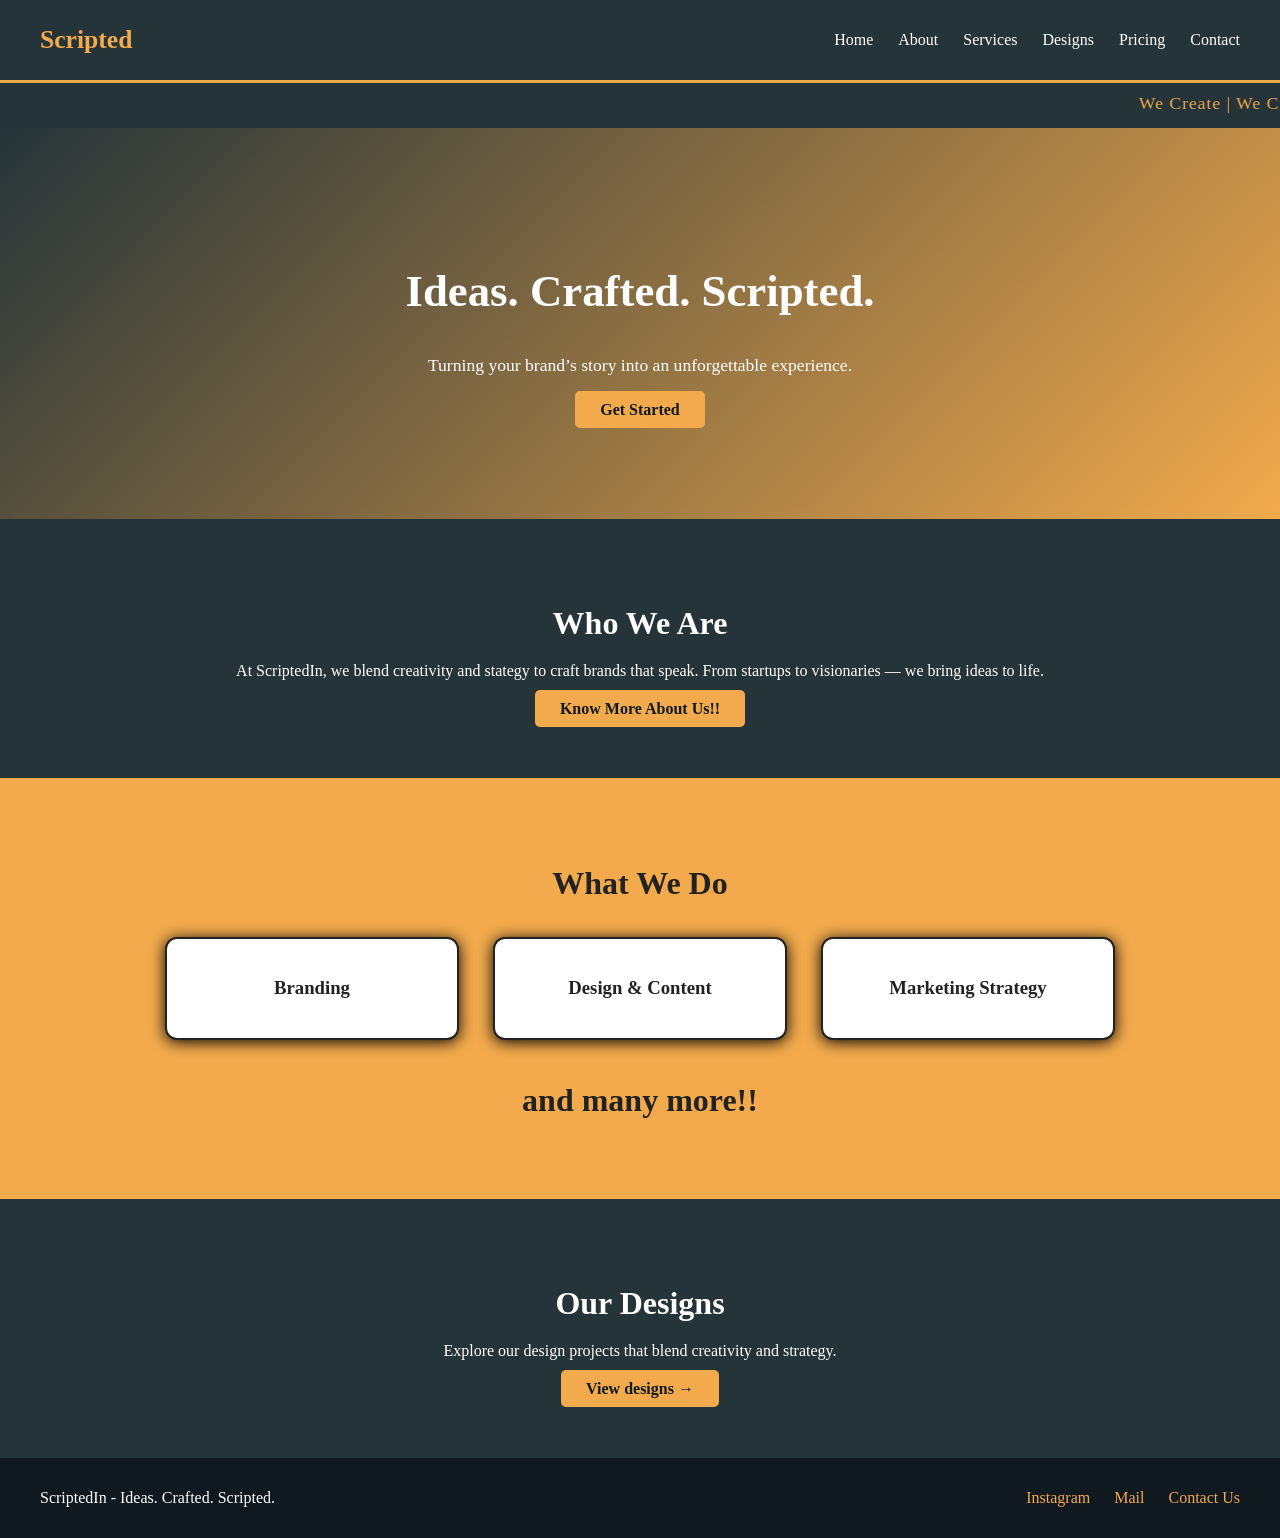
<file: index.html>
<!DOCTYPE html>
<html lang="en">
<head>
  <meta charset="UTF-8" />
  <meta name="viewport" content="width=device-width, initial-scale=1.0" />
  <title>Scripted | Home</title>
  <link rel="stylesheet" href="stylesheet{index}.css" />
  <link rel="icon" type="image/png" href="logo1.png">
</head>
<body>

  <nav class="navbar">
    <div class="logo">Scripted</div>
    <ul class="nav-links">
      <li><a href="index.html">Home</a></li>
      <li><a href="about us.html">About</a></li>
      <li><a href="services.html">Services</a></li>
      <li><a href="designs.html">Designs</a></li>
      <li><a href="pricing.html">Pricing</a></li>
      <li><a href="contact.html">Contact</a></li>
    </ul>
  </nav>

  <div class="marquee-text" > <marquee behavior="scroll" direction="left" scrollamount="10">
  We Create | We Craft | We Script Stories | We Build Brands | Welcome to ScriptedIn 
</marquee></div>



  <section class="hero">
    <h1>Ideas. Crafted. Scripted.</h1>
    <p>Turning your brand’s story into an unforgettable experience.</p>
    <a href="services.html" class="btn">Get Started</a>
  </section>

  <!-- About Preview Section -->
  <section class="about-preview">
    <h2>Who We Are</h2>
    
    <p>At ScriptedIn, we blend creativity and stategy to craft brands that speak. From startups to visionaries — we bring ideas to life. </p>
    <a href="about us.html" class="btn">Know More About Us!!</a>
  </section>


  <!-- Services Preview Section -->
  <section class="services-preview">
    <h2>What We Do</h2>
    <div class="service-box">
      <h3>Branding</h3>
    </div>
    <div class="service-box">
      <h3>Design & Content</h3>
    </div>
    <div class="service-box">
      <h3>Marketing Strategy</h3>
    </div>
    <h2>and many more!!</h2>
  </section>

  <section class="featured-project">
  <h2>Our Designs</h2>
  <p>Explore our design projects that blend creativity and strategy.</p>
  <a href="designs.html" class="btn">View designs →</a>
</section>


  <footer>
    <p>ScriptedIn - Ideas. Crafted. Scripted.</p>
    <div class="social">
      <a href="https://instagram.com/scriptedin" target="_blank">Instagram</a>
      <a href="mailto:scriptedofficial@gmail.com">Mail</a>
      <a href="contact.html">Contact Us</a>
    </div>
  </footer>


</body>
</html>
</file>
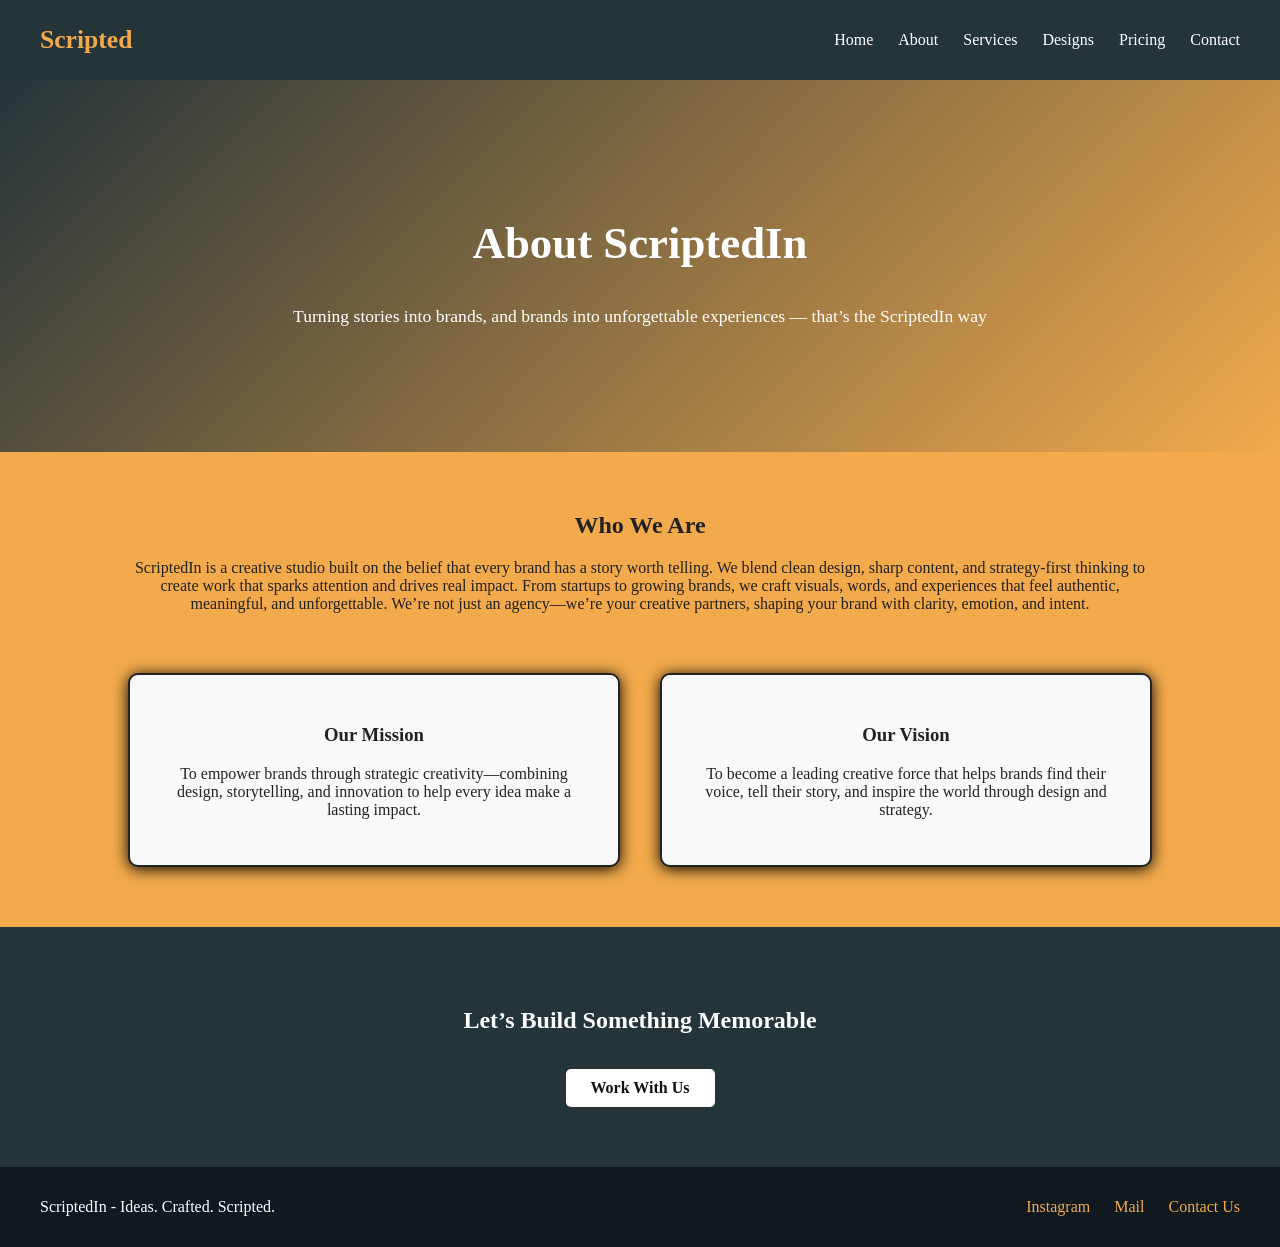
<file: about us.html>
<!DOCTYPE html>
<html lang="en">
<head>
  <meta charset="UTF-8">
  <meta name="viewport" content="width=device-width, initial-scale=1.0">
  <title>ScriptedIn | About Us</title>
  <link rel="stylesheet" href="stylesheet{about us}.css">
  <link rel="icon" type="image/png" href="logo1.png">
</head>
<body>

  <nav class="navbar">
    <div class="logo">Scripted</div>
    <ul class="nav-links">
      <li><a href="index.html">Home</a></li>
      <li><a href="about us.html">About</a></li>
      <li><a href="services.html">Services</a></li>
      <li><a href="designs.html">Designs</a></li>
      <li><a href="pricing.html">Pricing</a></li>
      <li><a href="contact.html">Contact</a></li>
    </ul>
  </nav>

  <section class="hero">
    <h1>About ScriptedIn</h1>
    <p>Turning stories into brands, and brands into unforgettable experiences — that’s the ScriptedIn way</p>
  </section>

  <!-- Our Story -->
  <section class="our-story">
    <h2>Who We Are</h2>
    <p>ScriptedIn is a creative studio built on the belief that every brand has a story worth telling. We blend clean design, sharp content, and strategy-first thinking to create work that sparks attention and drives real impact. From startups to growing brands, we craft visuals, words, and experiences that feel authentic, meaningful, and unforgettable. We’re not just an agency—we’re your creative partners, shaping your brand with clarity, emotion, and intent.</p>
  </section>

  <!-- Mission & Vision -->
  <section class="mission-vision">
    <div class="mission">
      <h3>Our Mission</h3>
      <p>To empower brands through strategic creativity—combining design, storytelling, and innovation to help every idea make a lasting impact.</p>
    </div>
    <div class="vision">
      <h3>Our Vision</h3>
      <p>To become a leading creative force that helps brands find their voice, tell their story, and inspire the world through design and strategy.</p>
    </div>
  </section>

  <!-- Call to Action -->
  <section class="cta">
    <h2>Let’s Build Something Memorable</h2>
    <a href="services.html" class="cta-button">Work With Us</a>
  </section>


  <footer>
    <p>ScriptedIn - Ideas. Crafted. Scripted.</p>
    <div class="social">
      <a href="https://instagram.com/scriptedin" target="_blank">Instagram</a>
      <a href="mailto:scriptedofficial@gmail.com">Mail</a>
      <a href="contact.html">Contact Us</a>
    </div>
  </footer>
  
</body>
</html>
</file>
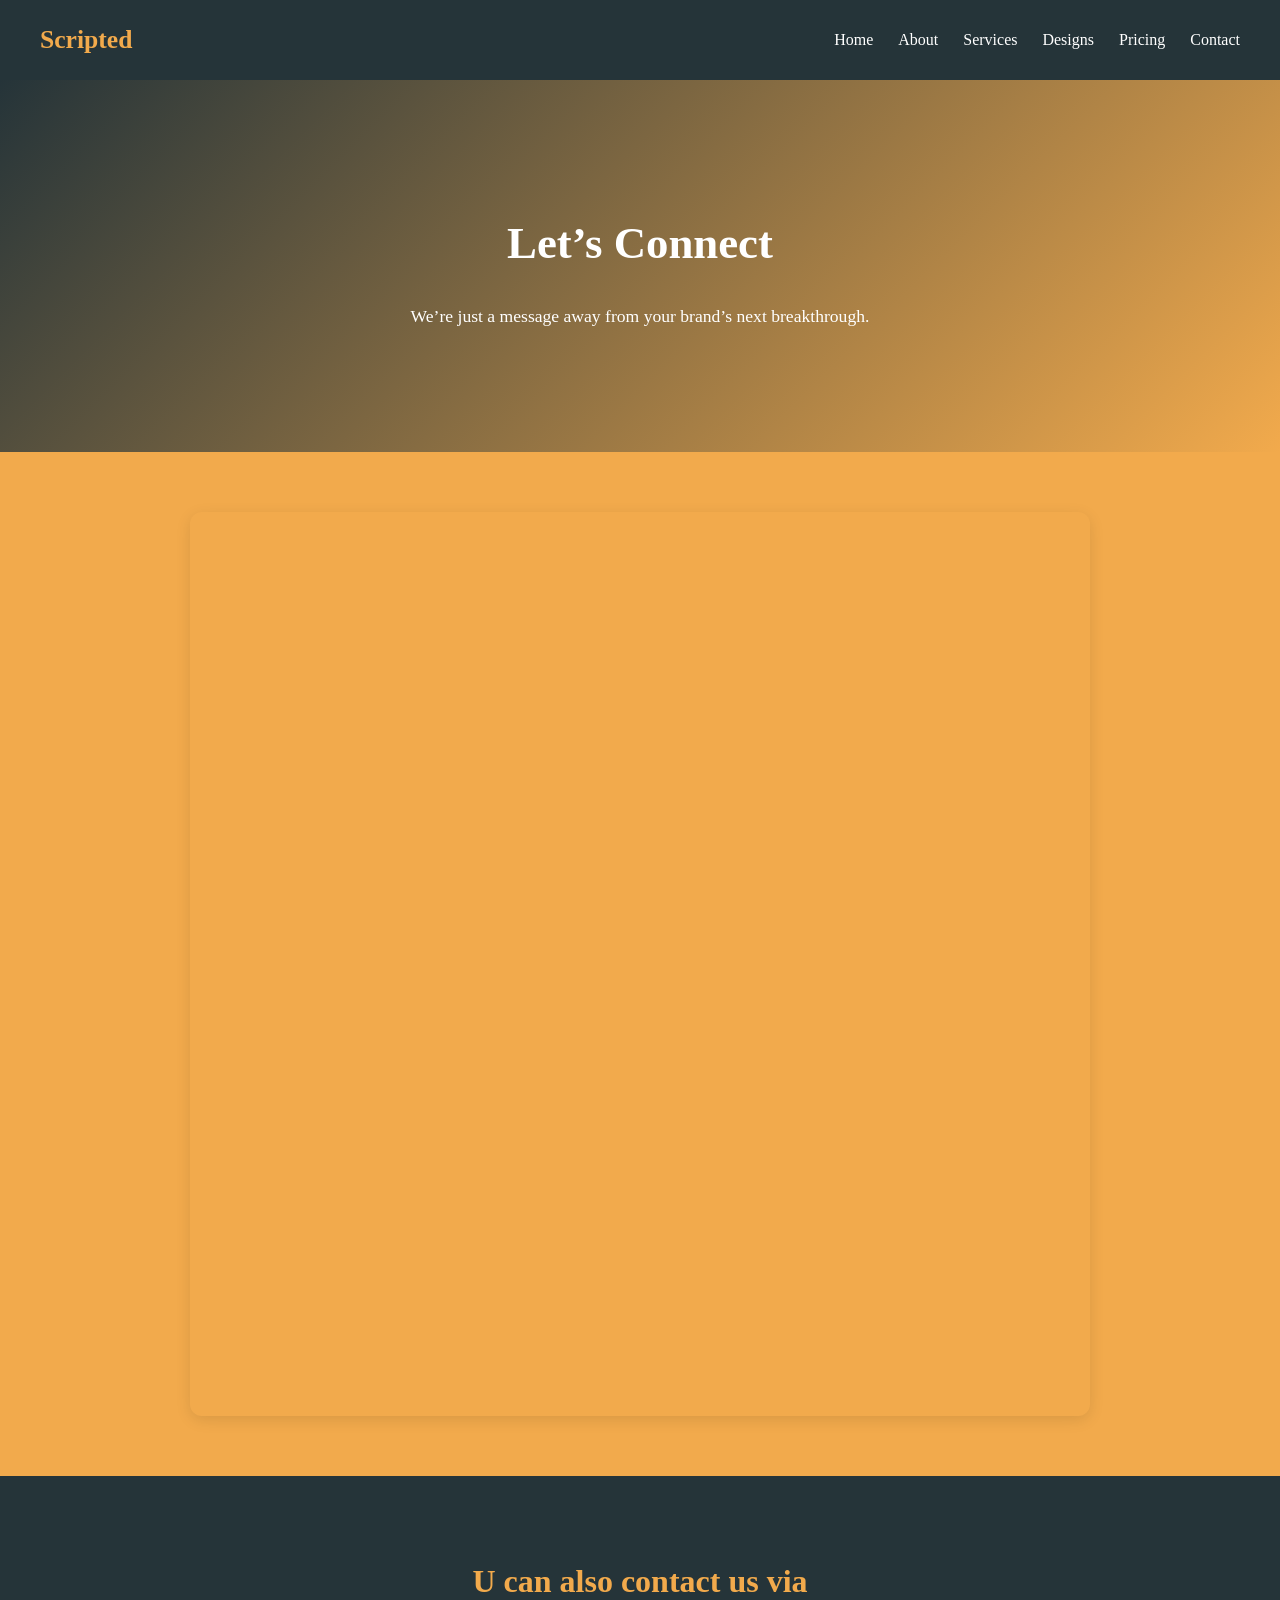
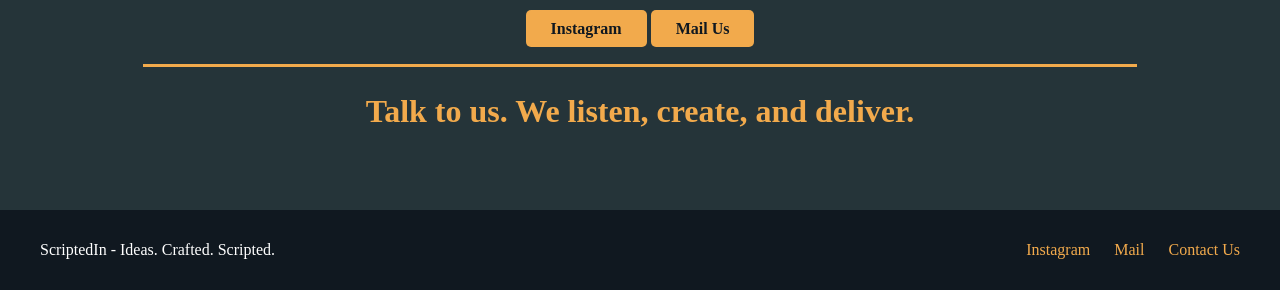
<file: contact.html>
<!DOCTYPE html>
<html lang="en">
<head>
  <meta charset="UTF-8">
  <meta name="viewport" content="width=device-width, initial-scale=1.0">
  <title>Contact Us | ScriptedIn</title>
  <link rel="stylesheet" href="stylesheet{contact}.css">
  <link rel="icon" type="image/png" href="logo1.png">
</head>
<body>

  
  <nav class="navbar">
    <div class="logo">Scripted</div>
    <ul class="nav-links">
      <li><a href="index.html">Home</a></li>
      <li><a href="about us.html">About</a></li>
      <li><a href="services.html">Services</a></li>
      <li><a href="designs.html">Designs</a></li>
      <li><a href="pricing.html">Pricing</a></li>
      <li><a href="contact.html">Contact</a></li>
    </ul>
  </nav>

    <!-- Hero Section -->
    <section class="hero">
    <h1>Let’s Connect</h1>
    <p class="contact-tagline">We’re just a message away from your brand’s next breakthrough.</p>

  </section>

  <!-- Contact Section -->
  <section class="contact">
    <div class="form-container">
      <iframe 
        src="https://forms.gle/Qfzj86vA6YsMKJXW7"
        width="100%" 
        height="900" 
        frameborder="0" 
        marginheight="0" 
        marginwidth="0">
        Loading…
      </iframe>
    </div>
  </section>

      <section class="more-contact">
  <h2>U can also contact us via</h2>
  <a href="designs.html" class="btn">Instagram</a>
  <a href="mailto:scriptedin@outlook.com" class="btn">Mail Us</a>
  <br>
  <br>
  <center><hr width="80%"  size="3" color="#f2aa4c" ></center>
  <h2>Talk to us. We listen, create, and deliver.</h2>
</section>

  <footer>
    <p>ScriptedIn - Ideas. Crafted. Scripted.</p>
    <div class="social">
      <a href="https://instagram.com/scriptedin" target="_blank">Instagram</a>
      <a href="mailto:scriptedin@outlook.com">Mail</a>
      <a href="contact.html">Contact Us</a>
    </div>
  </footer>


</body>
</html>
</file>
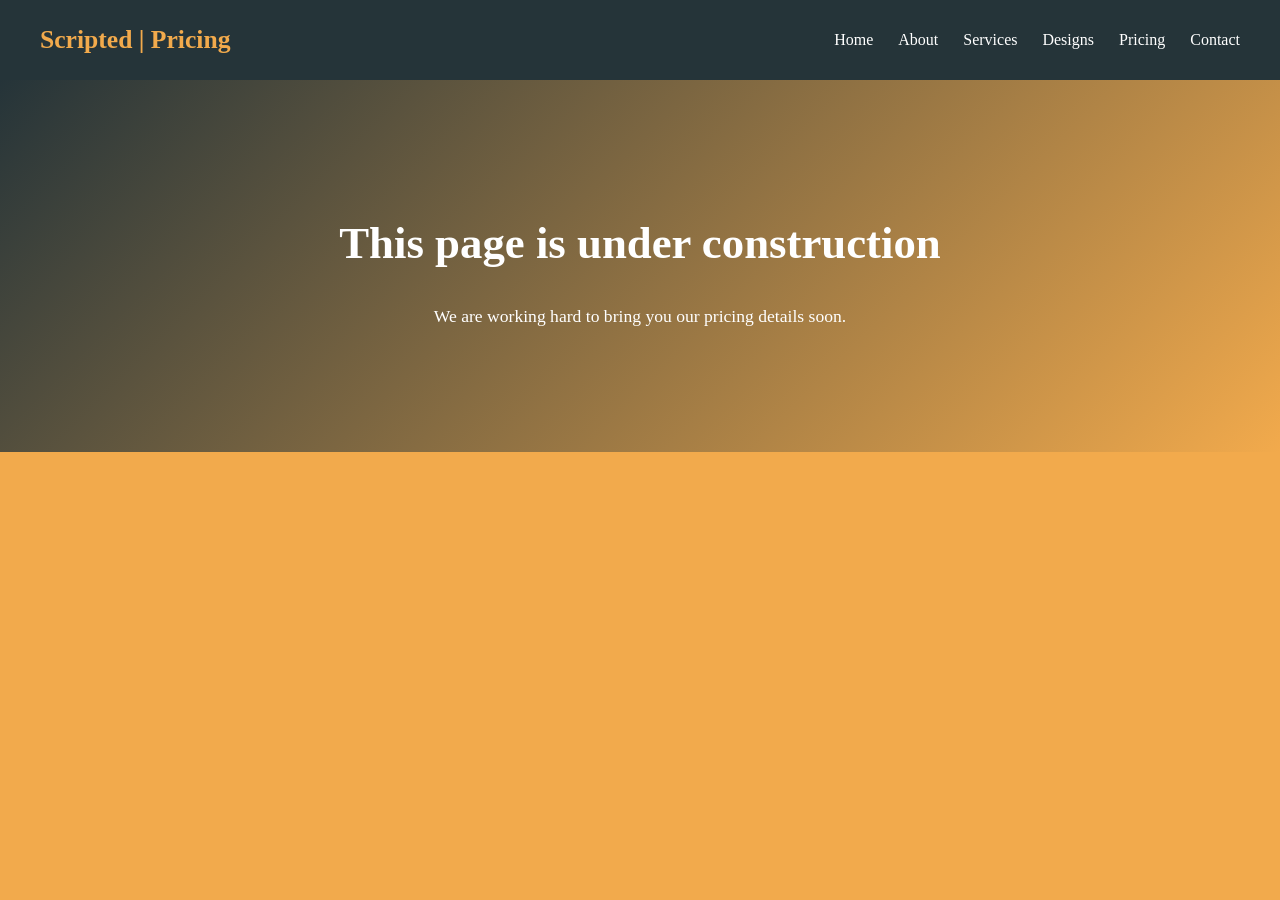
<file: pricing.html>
<!DOCTYPE html>
<html lang="en">
<head>
  <meta charset="UTF-8">
  <meta name="viewport" content="width=device-width, initial-scale=1.0">
  <title>ScriptedIn | Services </title>
  <link rel="stylesheet" href="stylesheet{pricing}.css">
  <link rel="icon" type="image/png" href="logo1.png">
</head>
<body>

  <nav class="navbar">
    <div class="logo">Scripted | Pricing</div>
    <ul class="nav-links">
      <li><a href="index.html">Home</a></li>
      <li><a href="about us.html">About</a></li>
      <li><a href="services.html">Services</a></li>
      <li><a href="designs.html">Designs</a></li>
      <li><a href="pricing.html">Pricing</a></li>
      <li><a href="contact.html">Contact</a></li>
    </ul>
  </nav>
  
  <section class="hero">
    <h1>This page is under construction</h1>
    <p>We are working hard to bring you our pricing details soon.</p>
  </section>

  </body>
</html>
</file>
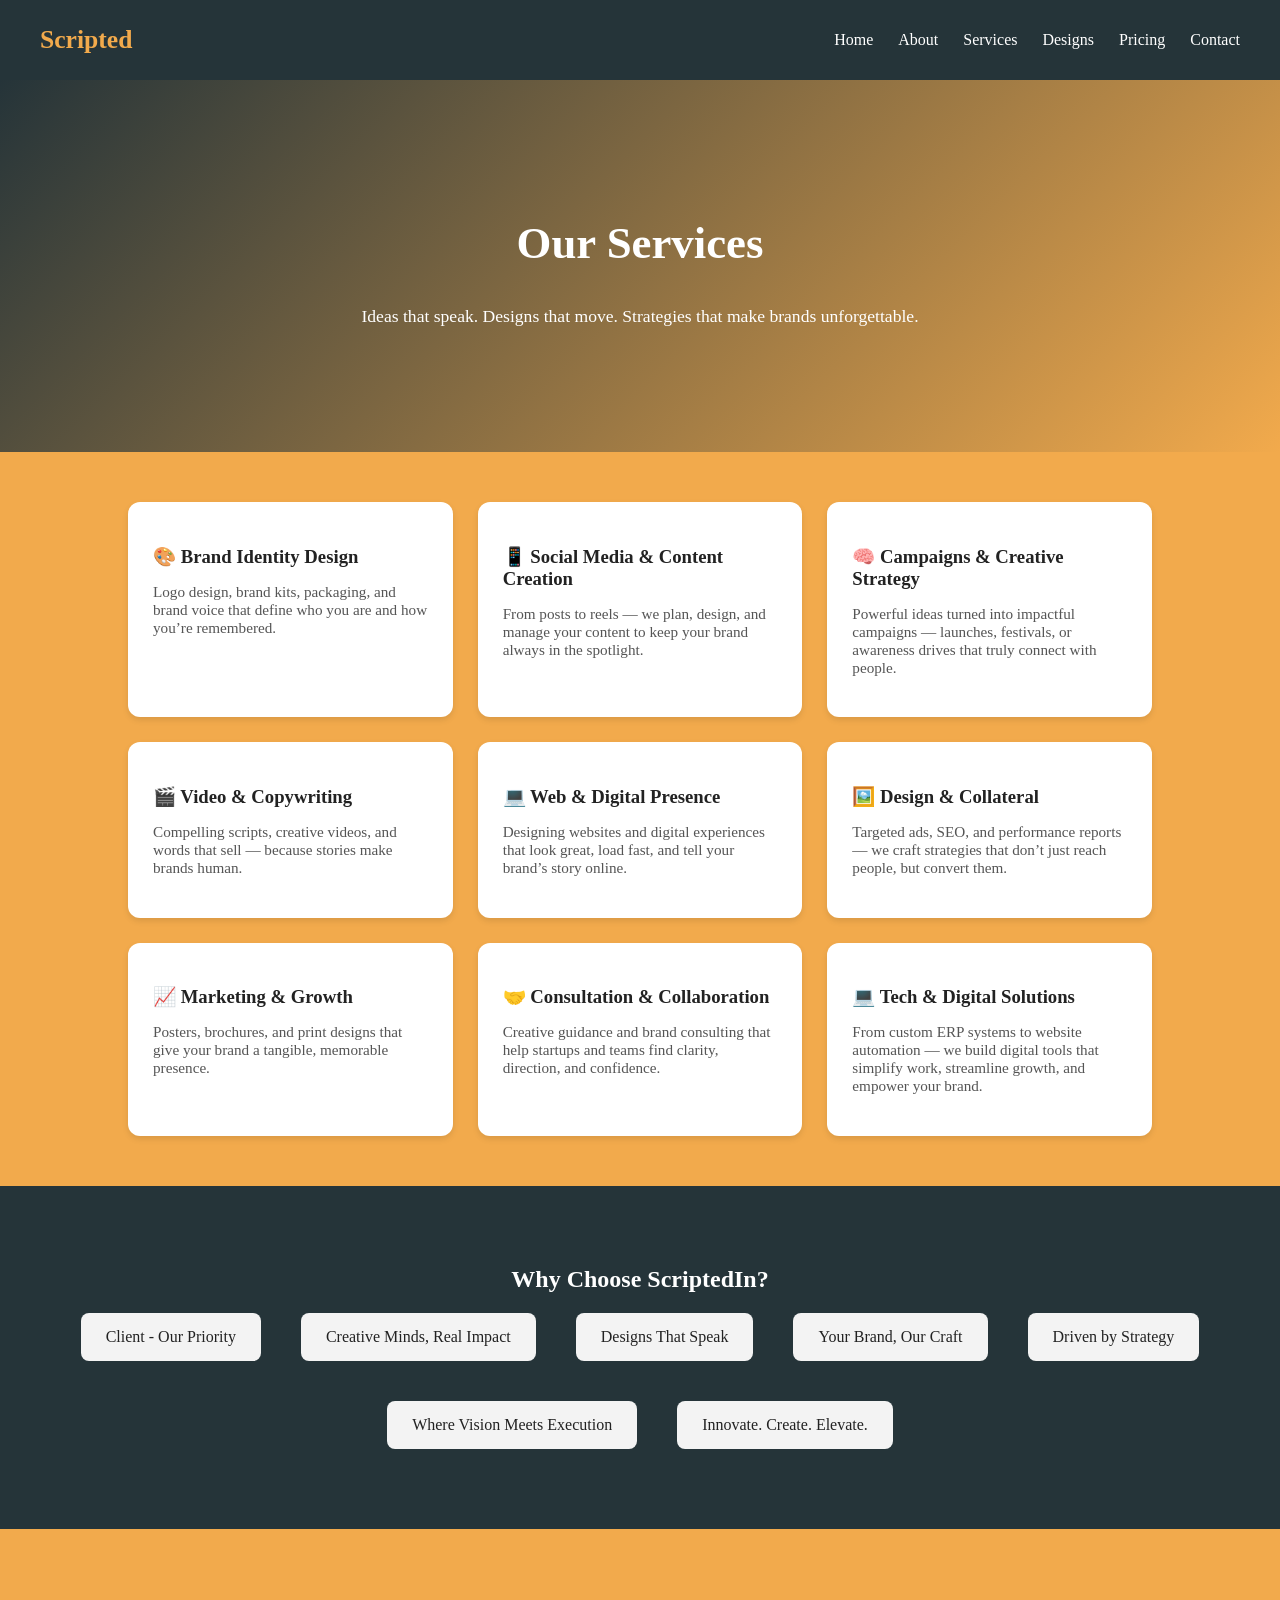
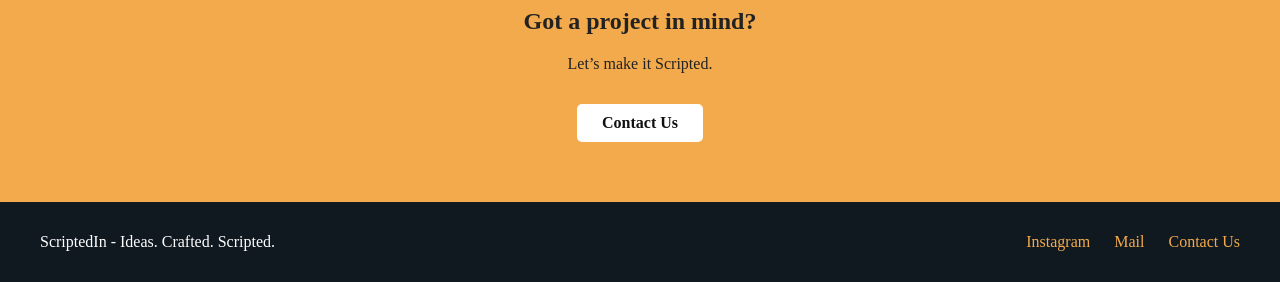
<file: services.html>
<!DOCTYPE html>
<html lang="en">
<head>
  <meta charset="UTF-8">
  <meta name="viewport" content="width=device-width, initial-scale=1.0">
  <title>ScriptedIn | Services </title>
  <link rel="stylesheet" href="stylesheet{services}.css">
  <link rel="icon" type="image/png" href="logo1.png">
</head>
<body>

  <nav class="navbar">
    <div class="logo">Scripted</div>
    <ul class="nav-links">
      <li><a href="index.html">Home</a></li>
      <li><a href="about us.html">About</a></li>
      <li><a href="services.html">Services</a></li>
      <li><a href="designs.html">Designs</a></li>
      <li><a href="pricing.html">Pricing</a></li>
      <li><a href="contact.html">Contact</a></li>
    </ul>
  </nav>


   <!-- Hero Section -->
    <section class="hero">
    <h1>Our Services</h1>
    <p>Ideas that speak. Designs that move. Strategies that make brands unforgettable.</p>
  </section>

  <!-- Services Grid -->
  <section class="services-section">
    <div class="service-card">
      <h3>🎨 Brand Identity Design</h3>
      <p>Logo design, brand kits, packaging, and brand voice that define who you are and how you’re remembered.</p>
    </div>

    <div class="service-card">
      <h3>📱 Social Media & Content Creation</h3>
      <p>From posts to reels — we plan, design, and manage your content to keep your brand always in the spotlight.</p>
    </div>

    <div class="service-card">
      <h3>🧠 Campaigns & Creative Strategy</h3>
      <p>Powerful ideas turned into impactful campaigns — launches, festivals, or awareness drives that truly connect with people.</p>
    </div>

    <div class="service-card">
      <h3>🎬 Video & Copywriting</h3>
      <p>Compelling scripts, creative videos, and words that sell — because stories make brands human.</p>
    </div>

    <div class="service-card">
      <h3>💻 Web & Digital Presence</h3>
      <p>Designing websites and digital experiences that look great, load fast, and tell your brand’s story online.</p>
    </div>

    <div class="service-card">
      <h3>🖼️ Design & Collateral</h3>
      <p>Targeted ads, SEO, and performance reports — we craft strategies that don’t just reach people, but convert them.</p>
    </div>
    
    <div class="service-card">
      <h3>📈 Marketing & Growth</h3>
      <p>Posters, brochures, and print designs that give your brand a tangible, memorable presence.</p>
    </div>
    
    <div class="service-card">
      <h3>🤝 Consultation & Collaboration</h3>
      <p>Creative guidance and brand consulting that help startups and teams find clarity, direction, and confidence.</p>
    </div>

    <div class="service-card">
      <h3>💻 Tech & Digital Solutions</h3>
      <p>From custom ERP systems to website automation — we build digital tools that simplify work, streamline growth, and empower your brand.</p>
    </div>
  </section>


  <section class="why-choose">
    <h2>Why Choose ScriptedIn?</h2>
    <div class="reasons">
      <div class="reason">Client - Our Priority</div>
      <div class="reason">Creative Minds, Real Impact</div>
      <div class="reason">Designs That Speak</div>
      <div class="reason">Your Brand, Our Craft</div>
      <div class="reason">Driven by Strategy</div>
      <div class="reason">Where Vision Meets Execution</div>
      <div class="reason">Innovate. Create. Elevate.</div>
    </div>
  </section>

  <!-- Call to Action -->
  <section class="cta">
    <h2>Got a project in mind?</h2>
    <p>Let’s make it Scripted.</p>
    <a href="contact.html" class="cta-button">Contact Us</a>
  </section>


  <footer>
    <p>ScriptedIn - Ideas. Crafted. Scripted.</p>
    <div class="social">
      <a href="https://instagram.com/scriptedin" target="_blank">Instagram</a>
      <a href="mailto:scriptedofficial@gmail.com">Mail</a>
      <a href="contact.html">Contact Us</a>
    </div>
  </footer>
</body>
</html>
</file>
<file: stylesheet{index}.css>
/* General styling */
body {
  margin: 0;
  font-family: 'Poppins', sans-serif;
  background-color: #f2aa4c;
  color: #222;
  font-family: Cambria, Cochin, Georgia, Times, 'Times New Roman', serif;
}

/* Navbar */
.navbar {
  display: flex;
  justify-content: space-between;
  align-items: center;
  background-color: #253439;
  padding: 15px 40px;

}

.logo {
  font-size: 1.6em;
  color: #f2aa4c;
  font-weight: bold;
}

.nav-links {
  list-style: none;
  display: flex;
  gap: 25px;
}

.nav-links a {
  text-decoration: none;
  color: #fff;
  font-weight: 500;
  transition: color 0.3s;
}

.nav-links a:hover {
  color: #f2aa4c;
}

/* Hero Section */
.hero {
  text-align: center;
  padding: 100px 20px;
  background: linear-gradient(135deg, #253439, #f2aa4c);
  color: #fff;
}

.hero h1 {
  font-size: 2.8rem;
  color: #fff;
}

.hero p {
  font-size: 1.1em;
  margin: 15px 0 25px;
}

.btn {
  background-color: #f2aa4c;
  color: #101820;
  padding: 10px 25px;
  border-radius: 5px;
  text-decoration: none;
  font-weight: 600;
}

.btn:hover {
  background-color: #fff;
  color: #101820;
}

.about-preview{
  text-align: center;
  padding: 60px 20px;
  background-color: #253439;
}

.services-preview {
  text-align: center;
  padding: 60px 20px;
  background-color: #f2aa4c;
}

.featured-project{
  text-align: center;
  padding: 60px 20px;
  background-color: #253439;
}

.featured-project h2{
  font-size: 2rem;
  margin-bottom: 20px;
  color: #fff;
}

.featured-project p{ 
  margin-bottom: 20px;
  color: #fff;
}


.about-preview h2{
  font-size: 2rem;
  margin-bottom: 20px;
  color: #fff;
}

.about-preview p{ 
  margin-bottom: 20px;
  color: #fff;
}

.services-preview h2{
  font-size: 2rem;
  margin-bottom: 20px;
  color: #222;
} 

.service-box {
  display: inline-block;
  width: 250px;
  margin: 15px;
  padding: 20px;
  background: #ffffff;
  border-radius: 12px;
  box-shadow: 0 2px 15px #000000;
  border: #222 2px solid;
}
.marquee-text {
  display: block;
  background-color: #253439;
  color: #f2aa4c;
  padding: 12px 0;
  font-size: 1.1rem;
  font-weight: 500;
  letter-spacing: 1px;
    border-top: 3px solid #f2aa4c;
  line-height: 1;}




/* Footer */
footer {
  display: flex;
  justify-content: space-between;
  align-items: center;
  background-color: #101820;
  color: #fff;
  padding: 15px 40px;
}

footer .social a {
  margin-left: 20px;
  color: #f2aa4c;
  text-decoration: none;
}

footer .social a:hover {
  color: #fff;
}
</file>
<file: stylesheet{about us}.css>
body {
  margin: 0;
  font-family: 'Poppins', sans-serif;
  background-color: #f2aa4c;
  color: #222;
  font-family: Cambria, Cochin, Georgia, Times, 'Times New Roman', serif;
}

/* Navbar */
.navbar {
  display: flex;
  justify-content: space-between;
  align-items: center;
  background-color: #253439;
  padding: 15px 40px;
}

.logo {
  font-size: 1.6em;
  color: #f2aa4c;
  font-weight: bold;
}

.nav-links {
  list-style: none;
  display: flex;
  gap: 25px;
}

.nav-links a {
  text-decoration: none;
  color: #fff;
  font-weight: 500;
  transition: color 0.3s;
}

.nav-links a:hover {
  color: #f2aa4c;
}

.hero {
  text-align: center;
  padding: 100px 20px;
  background: linear-gradient(135deg, #253439, #f2aa4c);
  color: #fff;
}

.hero h1 {
  font-size: 2.8rem;
  color: #fff;
}

.hero p {
  font-size: 1.1em;
  margin: 15px 0 25px;
}

.btn {
  background-color: #f2aa4c;
  color: #101820;
  padding: 10px 25px;
  border-radius: 5px;
  text-decoration: none;
  font-weight: 600;
}

.btn:hover {
  background-color: #fff;
  color: #101820;
}

footer {
  display: flex;
  justify-content: space-between;
  align-items: center;
  background-color: #101820;
  color: #fff;
  padding: 15px 40px;
}

footer .social a {
  margin-left: 20px;
  color: #f2aa4c;
  text-decoration: none;
}

footer .social a:hover {
  color: #fff;
}
.our-story, .mission-vision, .team {
  width: 80%;
  margin: 60px auto;
  text-align: center;
  color: #222;
}

.mission-vision {
  display: flex;
  justify-content: space-around;
  flex-wrap: wrap;
  gap: 40px;
}

.mission, .vision {
  flex: 1 1 300px;
  background-color: #f9f9f9;
  padding: 30px;
  border-radius: 10px;
  box-shadow: 0 2px 15px #000000;
  border: #222 2px solid;
}

.cta {
  background-color: #253439;
  color: #fff;
  text-align: center;
  padding: 60px 20px;
}

.cta-button {
  background-color: #fff;
  color: #111;
  padding: 10px 25px;
  text-decoration: none;
  font-weight: 600;
  border-radius: 5px;
  margin-top: 15px;
  display: inline-block;
  transition: 0.3s;
}

.cta-button:hover {
  background-color: #f5f5f5;
}
</file>
<file: stylesheet{contact}.css>
/* General styling */
body {
  margin: 0;
  font-family: 'Poppins', sans-serif;
  background-color: #f2aa4c;
  color: #222;
  font-family: Cambria, Cochin, Georgia, Times, 'Times New Roman', serif;
}

/* Navbar */
.navbar {
  display: flex;
  justify-content: space-between;
  align-items: center;
  background-color: #253439;
  padding: 15px 40px;
}

.logo {
  font-size: 1.6em;
  color: #f2aa4c;
  font-weight: bold;
}

.nav-links {
  list-style: none;
  display: flex;
  gap: 25px;
}

.nav-links a {
  text-decoration: none;
  color: #fff;
  font-weight: 500;
  transition: color 0.3s;
}

.nav-links a:hover {
  color: #f2aa4c;
}

/* Hero Section */
.hero {
  text-align: center;
  padding: 100px 20px;
  background: linear-gradient(135deg, #253439, #f2aa4c);
  color: #fff;
}

.hero h1 {
  font-size: 2.8rem;
  color: #fff;
}

.hero p {
  font-size: 1.1em;
  margin: 15px 0 25px;
  color: #fff;
}


/* Footer */
footer {
  display: flex;
  justify-content: space-between;
  align-items: center;
  background-color: #101820;
  color: #fff;
  padding: 15px 40px;
}

footer .social a {
  margin-left: 20px;
  color: #f2aa4c;
  text-decoration: none;
}

footer .social a:hover {
  color: #fff;
}


.contact {
  text-align: center;
  padding: 60px 20px;
  background: #f2aa4c;
}

.contact h1 {
  font-size: 2.5rem;
  color: #1a1a1a;
  margin-bottom: 10px;
}

.contact-tagline {
  font-size: 1rem;
  color: #444;
  margin-bottom: 40px;
}

.form-container {
  max-width: 900px;
  margin: 0 auto;
  border-radius: 12px;
  overflow: hidden;
  box-shadow: 0 4px 15px rgba(0, 0, 0, 0.1);
}

.more-contact{
  text-align: center;
  padding: 60px 20px;
  background-color: #253439;
}

.more-contact h2{
  font-size: 2rem;
  margin-bottom: 20px;
  color: #f2aa4c;
}

.more-contact p{ 
  margin-bottom: 20px;
  color: #f2aa4c;
}

.btn {
  background-color: #f2aa4c;
  color: #101820;
  padding: 10px 25px;
  border-radius: 5px;
  text-decoration: none;
  font-weight: 600;
}

.btn:hover {
  background-color: #fff;
  color: #101820;
}
</file>
<file: stylesheet{pricing}.css>
body {
  margin: 0;
  font-family: 'Poppins', sans-serif;
  background-color: #f2aa4c;
  color: #222;
  font-family: Cambria, Cochin, Georgia, Times, 'Times New Roman', serif;
}


/* Navbar */
.navbar {
  display: flex;
  justify-content: space-between;
  align-items: center;
  background-color: #253439;
  padding: 15px 40px;
}

.logo {
  font-size: 1.6em;
  color: #f2aa4c;
  font-weight: bold;
}

.nav-links {
  list-style: none;
  display: flex;
  gap: 25px;
}

.nav-links a {
  text-decoration: none;
  color: #fff;
  font-weight: 500;
  transition: color 0.3s;
}

.nav-links a:hover {
  color: #f2aa4c;
}

/* Hero Section */
.hero {
  text-align: center;
  padding: 100px 20px;
  background: linear-gradient(135deg, #253439, #f2aa4c);
  color: #fff;
}

.hero h1 {
  font-size: 2.8rem;
  color: #fff;
}

.hero p {
  font-size: 1.1em;
  margin: 15px 0 25px;
}
</file>
<file: stylesheet{services}.css>
body {
  margin: 0;
  font-family: 'Poppins', sans-serif;
  background-color: #f2aa4c;
  color: #222;
  font-family: Cambria, Cochin, Georgia, Times, 'Times New Roman', serif;
}


/* Navbar */
.navbar {
  display: flex;
  justify-content: space-between;
  align-items: center;
  background-color: #253439;
  padding: 15px 40px;
}

.logo {
  font-size: 1.6em;
  color: #f2aa4c;
  font-weight: bold;
}

.nav-links {
  list-style: none;
  display: flex;
  gap: 25px;
}

.nav-links a {
  text-decoration: none;
  color: #fff;
  font-weight: 500;
  transition: color 0.3s;
}

.nav-links a:hover {
  color: #f2aa4c;
}

/* Hero Section */
.hero {
  text-align: center;
  padding: 100px 20px;
  background: linear-gradient(135deg, #253439, #f2aa4c);
  color: #fff;
}

.hero h1 {
  font-size: 2.8rem;
  color: #fff;
}

.hero p {
  font-size: 1.1em;
  margin: 15px 0 25px;
}

.btn {
  background-color: #f2aa4c;
  color: #101820;
  padding: 10px 25px;
  border-radius: 5px;
  text-decoration: none;
  font-weight: 600;
}

.btn:hover {
  background-color: #fff;
  color: #101820;
}

/* Footer */
footer {
  display: flex;
  justify-content: space-between;
  align-items: center;
  background-color: #101820;
  color: #fff;
  padding: 15px 40px;
}

footer .social a {
  margin-left: 20px;
  color: #f2aa4c;
  text-decoration: none;
}

footer .social a:hover {
  color: #fff;
}


.cta {
  background-color:  #f2aa4c;
  text-align: center;
  padding: 60px 20px;
}

.cta-button {
  background-color: #fff;
  color: #111;
  padding: 10px 25px;
  text-decoration: none;
  font-weight: 600;
  border-radius: 5px;
  margin-top: 15px;
  display: inline-block;
  transition: 0.3s;
}

.cta-button:hover {
  background-color: #f5f5f5;
}

.services-section {
  display: grid;
  grid-template-columns: repeat(auto-fit, minmax(280px, 1fr));
  gap: 25px;
  padding: 50px 10%;
  background-color: #f2aa4c;
}

.service-card {
  background: white;
  border-radius: 12px;
  padding: 25px;
  box-shadow: 0 3px 6px rgba(0, 0, 0, 0.1);
  transition: all 0.3s ease;
}


.service-card:hover {
  transform: translateY(-6px);
  box-shadow: 0 5px 12px rgba(0, 0, 0, 0.2);
}

.service-card h3 {
  color: #222;
  margin-bottom: 10px;
}

.service-card p {
  color: #555;
  font-size: 0.95rem;
}

.why-choose {
  text-align: center;
  background: #253439;
  padding: 60px 20px;
}

.why-choose h2 {
    color: #fff;
  margin-bottom: 20px;
}

.why-choose p {
    color: #fff;
  margin-bottom: 20px;
}

.reasons {
  display: flex;
  justify-content: center;
  gap: 40px;
  flex-wrap: wrap;
  margin-bottom: 20px;
}

.reason {
  background: #f3f3f3;
  padding: 15px 25px;
  border-radius: 8px;
  font-weight: 500;
}
</file>
